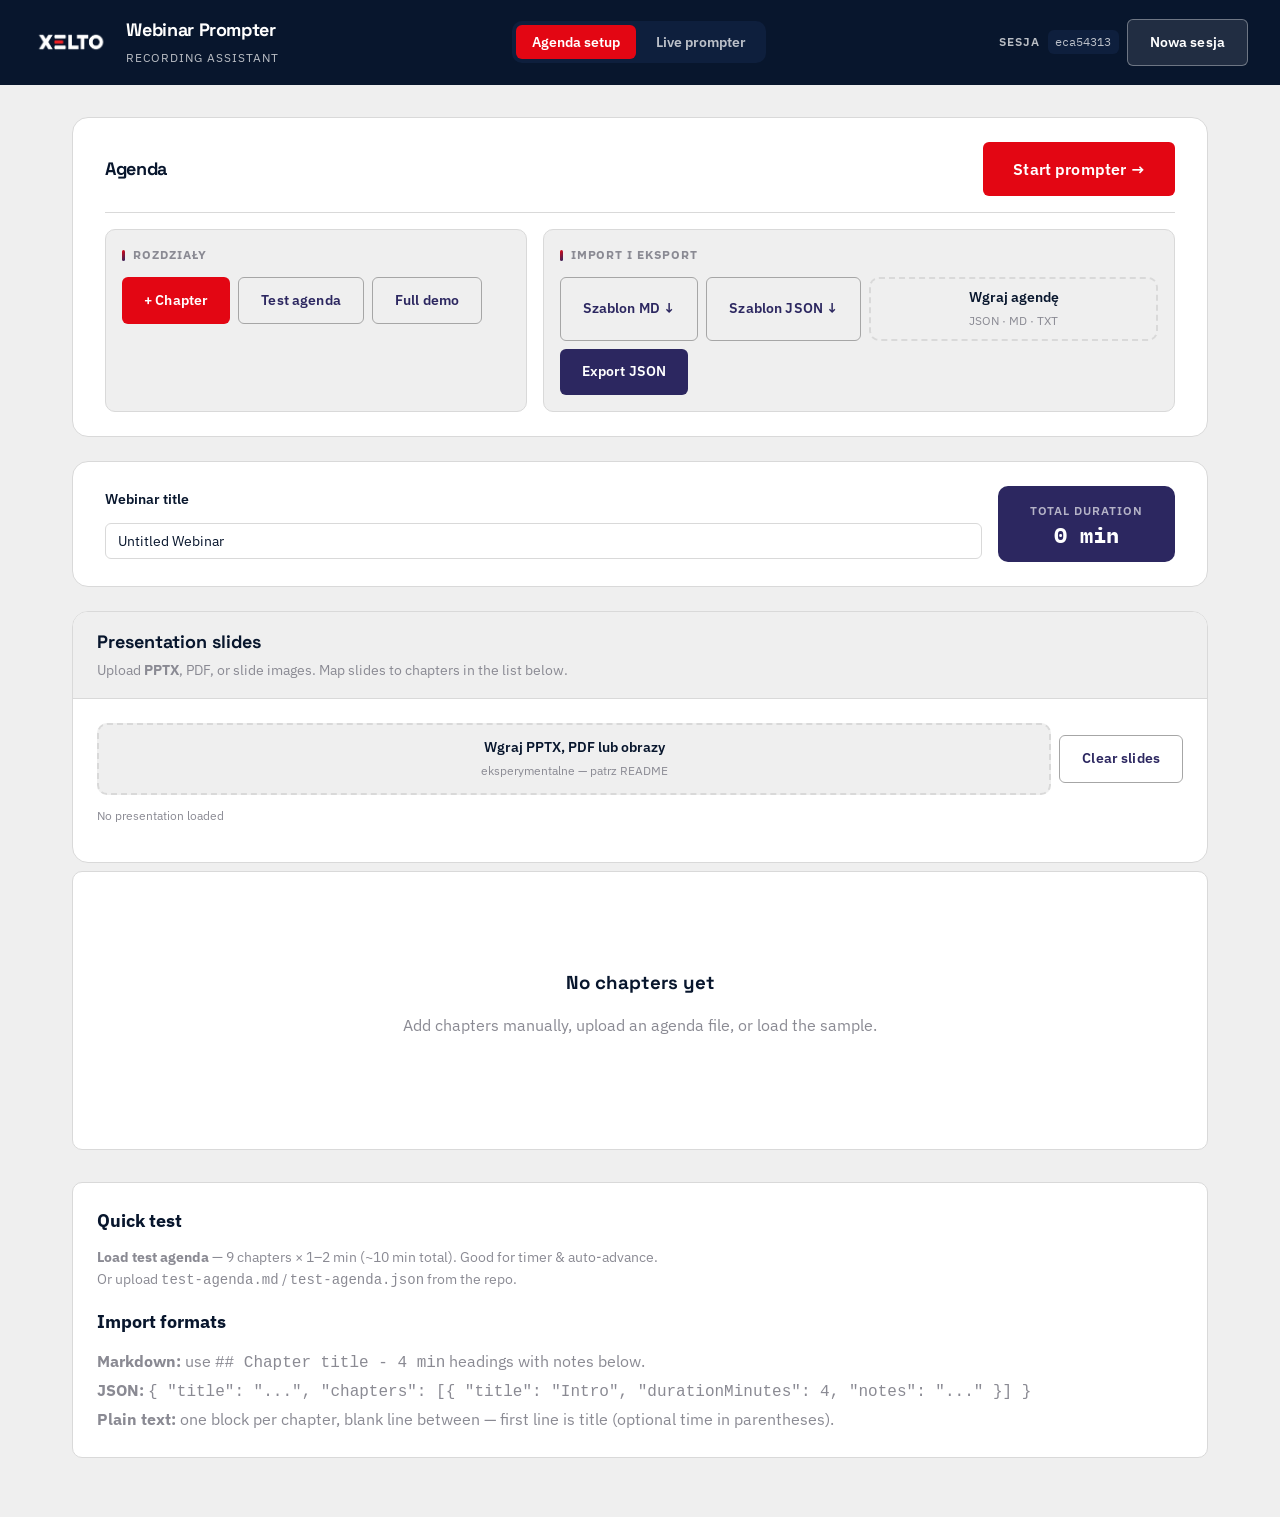
<file: index.html>
<!DOCTYPE html>
<html lang="en">
<head>
  <meta charset="UTF-8" />
  <meta name="viewport" content="width=device-width, initial-scale=1.0" />
  <title>Xelto Webinar Prompter</title>
  <link rel="icon" href="brand/logos/xelto-logo-compact.png" type="image/png" />
  <link rel="stylesheet" href="css/xelto.css" />
  <link rel="stylesheet" href="css/app.css" />
</head>
<body>
  <div class="app-shell">
    <header class="app-header">
      <div class="brand">
        <img class="brand-logo" src="brand/logos/xelto-logo-white.png" alt="Xelto" />
        <div class="brand-text">
          <h1>Webinar Prompter</h1>
          <span>Recording assistant</span>
        </div>
      </div>
      <nav class="nav-tabs" role="tablist">
        <button class="nav-tab active" data-view="editor" role="tab">Agenda setup</button>
        <button class="nav-tab" data-view="prompter" role="tab">Live prompter</button>
      </nav>
      <div class="workspace-bar" title="Dane zapisują się tylko w tej karcie przeglądarki">
        <span class="workspace-label">Sesja</span>
        <code id="workspace-id" class="workspace-id">—</code>
        <button id="btn-new-workspace" class="btn btn-ghost btn-on-dark btn-sm" type="button">Nowa sesja</button>
      </div>
    </header>

    <main class="app-main">
      <!-- Editor -->
      <section id="editor-view" class="view active">
        <div class="editor-actions">
          <div class="editor-actions__top">
            <p class="editor-actions__heading">Agenda</p>
            <button id="btn-start-prompter" class="btn btn-primary btn-lg editor-actions__cta" type="button">Start prompter →</button>
          </div>
          <div class="editor-actions__grid">
            <div class="editor-actions__group">
              <span class="editor-actions__label">Rozdziały</span>
              <div class="editor-actions__row">
                <button id="btn-add-chapter" class="btn btn-primary" type="button">+ Chapter</button>
                <button id="btn-load-sample" class="btn btn-ghost" type="button">Test agenda</button>
                <button id="btn-load-demo" class="btn btn-ghost" type="button">Full demo</button>
              </div>
            </div>
            <div class="editor-actions__group">
              <span class="editor-actions__label">Import i eksport</span>
              <div class="editor-actions__row editor-actions__row--files">
                <button id="btn-dl-template-md" class="btn btn-ghost" type="button">Szablon MD ↓</button>
                <button id="btn-dl-template-json" class="btn btn-ghost" type="button">Szablon JSON ↓</button>
                <label class="upload-zone upload-zone--compact" id="upload-zone">
                  <input id="file-input" type="file" accept=".json,.md,.markdown,.txt" />
                  <strong>Wgraj agendę</strong>
                  <span class="upload-zone__hint">JSON · MD · TXT</span>
                </label>
                <button id="btn-export" class="btn btn-secondary" type="button">Export JSON</button>
              </div>
            </div>
          </div>
        </div>

        <div class="webinar-meta">
          <div>
            <label class="label" for="webinar-title">Webinar title</label>
            <input id="webinar-title" class="input" type="text" placeholder="e.g. Q2 Product Update" />
          </div>
          <div class="total-time">
            <span class="total-time-label">Total duration</span>
            <span id="total-time-value" class="total-time-value">0 min</span>
          </div>
        </div>

        <div class="card presentation-upload" style="margin-top: var(--space-5); border-radius: var(--r-lg); overflow: hidden;">
          <div class="card-header" style="display: flex; align-items: center; justify-content: space-between; gap: var(--space-4);">
            <div>
              <h3 style="margin: 0 0 var(--space-1); font-size: var(--t-h4); font-family: var(--font-display); font-weight: var(--fw-bold);">Presentation slides</h3>
              <p style="margin: 0; font-size: var(--t-small); color: var(--color-text-muted);">Upload <strong>PPTX</strong>, PDF, or slide images. Map slides to chapters in the list below.</p>
            </div>
          </div>
          <div class="card-body">
          <div class="editor-actions__row editor-actions__row--slides">
            <label class="upload-zone upload-zone--slides" id="slide-upload-zone">
              <input id="slide-input" type="file" accept=".pptx,.pdf,image/png,image/jpeg,image/webp,image/gif" multiple />
              <strong>Wgraj PPTX, PDF lub obrazy</strong>
              <span class="upload-zone__hint">eksperymentalne — patrz README</span>
            </label>
            <button id="btn-clear-slides" class="btn btn-ghost" type="button">Clear slides</button>
          </div>
          <p id="slide-deck-info" class="field-hint" style="margin-top: var(--space-3);">No presentation loaded</p>
          </div>
        </div>

        <div id="chapters-list" class="chapters-list"></div>

        <div id="slide-picker-panel" class="slide-picker-panel" hidden>
          <div class="slide-picker-header">
            <span class="label" style="margin: 0;">Przypisz slajd do chapteru</span>
            <span id="slide-picker-hint" class="field-hint">Kliknij „Przypisz” przy chapterze, potem miniaturę poniżej</span>
            <button id="btn-slide-picker-cancel" class="btn btn-ghost" type="button">Anuluj</button>
          </div>
          <div id="slide-picker-grid" class="slide-picker-grid"></div>
        </div>

        <div class="card card-body" style="margin-top: var(--space-6);">
          <h3 style="margin: 0 0 var(--space-3); font-size: var(--t-h4);">Quick test</h3>
          <p style="margin: 0 0 var(--space-3); font-size: var(--t-small); color: var(--color-text-muted);">
            <strong>Load test agenda</strong> — 9 chapters × 1–2 min (~10 min total). Good for timer & auto-advance.<br />
            Or upload <code>test-agenda.md</code> / <code>test-agenda.json</code> from the repo.
          </p>
          <h3 style="margin: var(--space-4) 0 var(--space-3); font-size: var(--t-h4);">Import formats</h3>
          <p style="margin: 0; font-size: var(--text-sm); color: var(--color-text-muted); line-height: 1.7;">
            <strong>Markdown:</strong> use <code>## Chapter title - 4 min</code> headings with notes below.<br />
            <strong>JSON:</strong> <code>{ "title": "...", "chapters": [{ "title": "Intro", "durationMinutes": 4, "notes": "..." }] }</code><br />
            <strong>Plain text:</strong> one block per chapter, blank line between — first line is title (optional time in parentheses).
          </p>
        </div>
      </section>

      <!-- Prompter -->
      <section id="prompter-view" class="view prompter-view">
        <div id="prompter-empty" class="empty-state card card-body" style="display: none;">
          <h3>No agenda loaded</h3>
          <p>Go to Agenda setup and add chapters first.</p>
        </div>

        <div id="prompter-content" class="prompter-layout">
          <aside class="prompter-sidebar">
            <div class="card card-body">
              <div style="font-size: var(--text-xs); text-transform: uppercase; letter-spacing: 0.06em; color: var(--color-text-muted);">Webinar</div>
              <div id="prompter-webinar-title" style="font-weight: 700; font-size: var(--text-lg); margin-top: var(--space-1);">—</div>
            </div>

            <div class="card card-body" style="flex: 1; display: flex; flex-direction: column; min-height: 200px;">
              <div style="font-size: var(--text-xs); text-transform: uppercase; letter-spacing: 0.06em; color: var(--color-text-muted); margin-bottom: var(--space-3);">Agenda outline</div>
              <div id="agenda-outline" class="agenda-outline"></div>
            </div>

            <div class="card card-body">
              <div class="settings-row">
                <input id="auto-advance" type="checkbox" checked />
                <label for="auto-advance">Auto-advance chapters</label>
              </div>
              <div class="settings-row" style="margin-top: var(--space-3);">
                <label for="advance-delay">Advance delay</label>
                <select id="advance-delay" class="select" style="width: auto;">
                  <option value="2">2 sec</option>
                  <option value="3" selected>3 sec</option>
                  <option value="5">5 sec</option>
                  <option value="10">10 sec</option>
                </select>
              </div>
              <hr style="border: none; border-top: 1px solid var(--color-border); margin: var(--space-4) 0;" />
              <div class="settings-row">
                <label for="notes-scroll-mode">Notes scroll</label>
                <select id="notes-scroll-mode" class="select" style="width: auto; flex: 1;">
                  <option value="timer">Sync with timer</option>
                  <option value="slow">Auto — slow</option>
                  <option value="medium">Auto — medium</option>
                  <option value="fast">Auto — fast</option>
                  <option value="off">Manual only</option>
                </select>
              </div>
              <div class="settings-row" style="margin-top: var(--space-3);">
                <input id="show-slides" type="checkbox" checked />
                <label for="show-slides">Show slides panel</label>
              </div>
              <div class="settings-row" style="margin-top: var(--space-2);">
                <input id="sync-slides-chapters" type="checkbox" checked />
                <label for="sync-slides-chapters">Auto: slajd = nr chapteru (gdy brak mapowania)</label>
              </div>
              <hr style="border: none; border-top: 1px solid var(--color-border); margin: var(--space-4) 0;" />
              <div class="settings-group-label">Celownik wzroku</div>
              <p class="settings-hint">Drobna nakładka — ustaw punkt, w który patrzysz podczas nagrywania (np. obiektyw kamery).</p>
              <div class="settings-row" style="margin-top: var(--space-2);">
                <input id="gaze-guide-enabled" type="checkbox" />
                <label for="gaze-guide-enabled">Pokaż celownik</label>
              </div>
              <div class="gaze-guide-controls">
                <div class="settings-row">
                  <label for="gaze-guide-size">Rozmiar</label>
                  <input id="gaze-guide-size" type="range" min="24" max="56" step="4" value="36" />
                </div>
                <div class="settings-row">
                  <label for="gaze-guide-opacity">Przezroczystość</label>
                  <input id="gaze-guide-opacity" type="range" min="25" max="100" step="5" value="72" />
                </div>
                <p class="gaze-guide-pos">Pozycja: <span id="gaze-guide-x-val">50%</span> × <span id="gaze-guide-y-val">18%</span></p>
                <div class="gaze-guide-btns">
                  <button id="btn-gaze-adjust" class="btn btn-secondary" type="button">Ustaw pozycję</button>
                  <button id="btn-gaze-reset" class="btn btn-ghost" type="button">Domyślna</button>
                </div>
              </div>
              <button id="btn-notes-scroll-reset" class="btn btn-ghost" type="button" style="margin-top: var(--space-3); width: 100%;">↺ Reset notes scroll</button>
            </div>
          </aside>

          <div class="prompter-stage">
            <div class="prompter-header">
              <div>
                <div id="chapter-number" class="chapter-label">Chapter 1 of 5</div>
                <h2 id="chapter-title-display" class="chapter-title">Intro</h2>
              </div>
              <div class="timer-block">
                <div id="timer-display" class="timer-display">04:00</div>
                <div class="timer-meta"><span id="timer-planned">/ 04:00 planned</span></div>
              </div>
            </div>

            <div class="progress-section">
              <div class="progress-labels">
                <span>This chapter</span>
                <span id="chapter-progress-label">0%</span>
              </div>
              <div class="progress-track">
                <div id="chapter-progress-fill" class="progress-fill" style="width: 0%"></div>
              </div>
            </div>

            <div class="progress-section">
              <div class="progress-labels">
                <span>Overall webinar</span>
                <span id="overall-progress-label">0%</span>
              </div>
              <div class="progress-track">
                <div id="overall-progress-fill" class="progress-fill overall" style="width: 0%"></div>
              </div>
            </div>

            <div class="prompter-main">
              <div id="slides-panel" class="slides-panel">
                <div class="slide-frame slide-frame--current">
                  <div class="slide-frame-header">
                    <span class="slide-label">Current slide</span>
                    <span id="slide-current-num" class="slide-num">—</span>
                  </div>
                  <div class="slide-img-wrap">
                    <img id="slide-current" class="slide-img" alt="Current slide" hidden />
                    <div id="slide-current-empty" class="slide-empty">No presentation — upload PDF or images in Agenda setup</div>
                  </div>
                </div>
                <div class="slide-frame slide-frame--next">
                  <div class="slide-frame-header">
                    <span class="slide-label">Next slide</span>
                    <span id="slide-next-num" class="slide-num">—</span>
                  </div>
                  <div class="slide-img-wrap slide-img-wrap--small">
                    <img id="slide-next" class="slide-img" alt="Next slide" hidden />
                    <div id="slide-next-empty" class="slide-empty">—</div>
                  </div>
                </div>
                <div class="slide-nav">
                  <button id="btn-slide-prev" class="btn btn-ghost btn-on-dark btn-icon" type="button" title="Previous slide">←</button>
                  <button id="btn-slide-next" class="btn btn-ghost btn-on-dark btn-icon" type="button" title="Next slide">→</button>
                </div>
              </div>

              <div class="notes-panel">
                <div class="notes-panel-header">
                  <h3>Speaker notes</h3>
                  <div class="notes-scroll-actions">
                    <button id="btn-notes-up" class="btn btn-ghost btn-on-dark btn-icon" type="button" title="Scroll up">▲</button>
                    <button id="btn-notes-down" class="btn btn-ghost btn-on-dark btn-icon" type="button" title="Scroll down">▼</button>
                  </div>
                </div>
                <div class="notes-scrollable" id="notes-scroll-panel">
                  <div id="notes-content" class="notes-content empty">No notes for this chapter.</div>
                </div>
              </div>
            </div>

            <div class="prompter-controls">
              <button id="btn-prev" class="btn btn-secondary" title="Previous chapter">← Prev</button>
              <button id="btn-play-pause" class="btn btn-primary btn-lg btn-play-pause">Start</button>
              <button id="btn-next" class="btn btn-secondary" title="Next chapter">Next →</button>
              <button id="btn-reset-chapter" class="btn btn-ghost btn-on-dark" title="Reset chapter timer">↺ Reset</button>
              <button id="btn-add-minute" class="btn btn-ghost btn-on-dark" title="Add 1 minute">+1 min</button>
              <button id="btn-fullscreen" class="btn btn-secondary" title="Fullscreen mode">⛶ Fullscreen</button>
            </div>

            <p class="keyboard-hints">
              <kbd>Space</kbd> start/pause · <kbd>←</kbd><kbd>→</kbd> chapter ·
              <kbd>PgUp</kbd><kbd>PgDn</kbd> slide · <kbd>↑</kbd><kbd>↓</kbd> notes ·
              <kbd>R</kbd> reset · <kbd>F</kbd> fullscreen · celownik w ustawieniach po lewej
            </p>
          </div>
        </div>
      </section>
    </main>
  </div>

  <!-- Fullscreen overlay -->
  <div id="prompter-fullscreen" class="prompter-fullscreen">
    <div class="fs-header">
      <img class="fs-logo" src="brand/logos/xelto-logo-white.png" alt="Xelto" />
      <button id="btn-exit-fullscreen" class="btn btn-on-dark fullscreen-exit">✕ Exit</button>
    </div>

    <div class="fullscreen-top">
      <div>
        <div class="chapter-label" id="fs-chapter-number">Chapter 1 of 9</div>
        <h2 id="fs-chapter-title" class="chapter-title">—</h2>
      </div>
      <div id="fs-timer" class="timer-display">00:00</div>
    </div>

    <div class="progress-track progress-track--fs" style="flex-shrink: 0;">
      <div id="fs-progress-fill" class="progress-fill" style="width: 0%"></div>
    </div>

    <div class="fs-body-grid">
      <div id="fs-slides-panel" class="fs-slides-panel">
        <div class="slide-frame slide-frame--current">
          <span class="slide-label">Current</span>
          <div class="slide-img-wrap">
            <img id="fs-slide-current" class="slide-img" alt="" hidden />
          </div>
        </div>
        <div class="slide-frame slide-frame--next">
          <span class="slide-label">Next</span>
          <div class="slide-img-wrap slide-img-wrap--small">
            <img id="fs-slide-next" class="slide-img" alt="" hidden />
          </div>
        </div>
      </div>

      <div class="fs-notes-panel">
        <div class="notes-panel-header">
          <h3 class="fs-notes-label">Speaker notes</h3>
          <div class="notes-scroll-actions">
            <button id="fs-btn-notes-up" class="btn btn-ghost btn-on-dark btn-icon" type="button">▲</button>
            <button id="fs-btn-notes-down" class="btn btn-ghost btn-on-dark btn-icon" type="button">▼</button>
          </div>
        </div>
        <div class="notes-scrollable" id="fs-notes-scroll-panel">
          <div id="fs-notes" class="notes-content">—</div>
        </div>
      </div>
    </div>

    <div class="fs-controls">
      <button id="fs-btn-prev" class="btn btn-secondary" title="Previous">← Prev</button>
      <button id="fs-btn-play-pause" class="btn btn-primary btn-lg btn-play-pause">Start</button>
      <button id="fs-btn-next" class="btn btn-secondary" title="Next">Next →</button>
      <button id="fs-btn-reset" class="btn btn-ghost btn-on-dark" title="Reset">↺ Reset</button>
      <button id="fs-btn-add-minute" class="btn btn-ghost btn-on-dark" title="+1 min">+1 min</button>
    </div>
  </div>

  <!-- Auto-advance countdown -->
  <div id="advance-overlay" class="advance-overlay">
    <div class="advance-overlay-content">
      <div id="advance-count" class="advance-countdown">3</div>
      <p>Next chapter starting… <button id="advance-cancel" class="btn btn-on-dark" style="margin-left: 8px;">Cancel</button></p>
    </div>
  </div>

  <div id="pptx-render-overlay" class="pptx-render-overlay">
    <div class="pptx-render-overlay-card">
      <div class="pptx-render-spinner" aria-hidden="true"></div>
      <p id="pptx-render-label">Przygotowanie prezentacji…</p>
      <span id="pptx-render-hint" class="pptx-render-hint">Nie zamykaj karty — parsowanie PPTX może potrwać ok. minutę</span>
    </div>
  </div>

  <div id="toast" class="toast" role="status"></div>

  <div id="gaze-guide" class="gaze-guide" hidden aria-hidden="true">
    <div class="gaze-guide__ring" aria-hidden="true"></div>
    <div class="gaze-guide__cross gaze-guide__cross--h" aria-hidden="true"></div>
    <div class="gaze-guide__cross gaze-guide__cross--v" aria-hidden="true"></div>
    <div class="gaze-guide__dot" aria-hidden="true"></div>
  </div>

  <script type="module" src="js/app.js"></script>
</body>
</html>
</file>
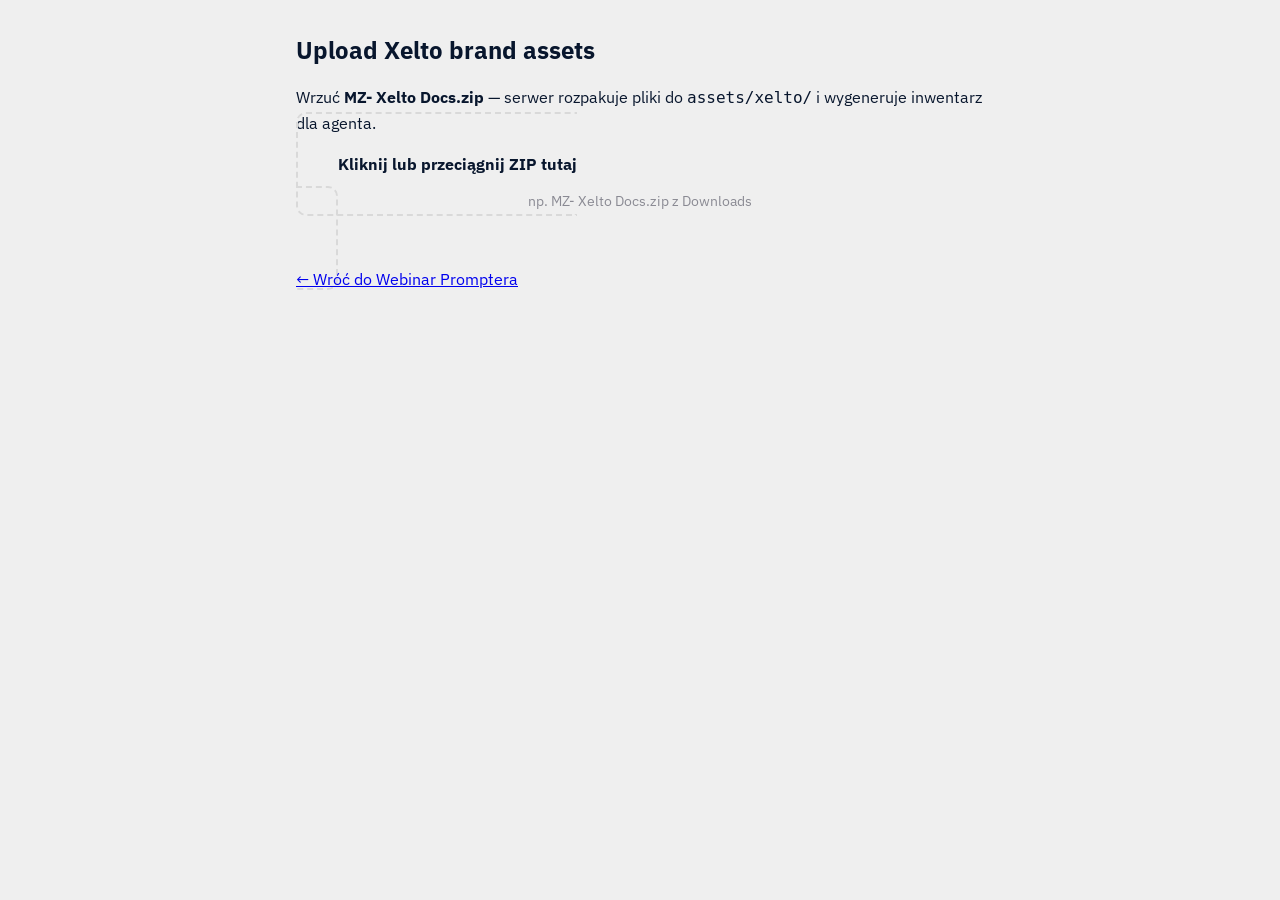
<file: upload-assets.html>
<!DOCTYPE html>
<html lang="pl">
<head>
  <meta charset="UTF-8" />
  <meta name="viewport" content="width=device-width, initial-scale=1.0" />
  <title>Upload Xelto Assets</title>
  <link rel="stylesheet" href="css/xelto.css" />
  <style>
    body { max-width: 720px; margin: 2rem auto; padding: 0 1rem; }
    h1 { font-size: 1.5rem; margin-bottom: 0.5rem; }
    .zone {
      border: 2px dashed var(--color-border);
      border-radius: var(--radius-md);
      padding: 2.5rem;
      text-align: center;
      cursor: pointer;
      margin: 1.5rem 0;
    }
    .zone:hover, .zone.dragover { border-color: var(--xelto-orange-500); background: rgba(232,93,43,0.05); }
    .zone input { display: none; }
    pre {
      background: var(--xelto-navy-800);
      color: var(--xelto-white);
      padding: 1rem;
      border-radius: var(--radius-md);
      overflow: auto;
      font-size: 0.8rem;
      max-height: 400px;
    }
    .ok { color: var(--xelto-teal-500); font-weight: 600; }
    .err { color: var(--color-danger); font-weight: 600; }
  </style>
</head>
<body>
  <h1>Upload Xelto brand assets</h1>
  <p>Wrzuć <strong>MZ- Xelto Docs.zip</strong> — serwer rozpakuje pliki do <code>assets/xelto/</code> i wygeneruje inwentarz dla agenta.</p>

  <label class="zone" id="zone">
    <input id="file" type="file" accept=".zip" />
    <strong>Kliknij lub przeciągnij ZIP tutaj</strong>
    <p style="color: var(--color-text-muted); font-size: 0.875rem;">np. MZ- Xelto Docs.zip z Downloads</p>
  </label>

  <p id="status"></p>
  <pre id="output" hidden></pre>

  <p><a href="/">← Wróć do Webinar Promptera</a></p>

  <script>
    const zone = document.getElementById("zone");
    const input = document.getElementById("file");
    const status = document.getElementById("status");
    const output = document.getElementById("output");

    zone.addEventListener("click", () => input.click());
    zone.addEventListener("dragover", (e) => { e.preventDefault(); zone.classList.add("dragover"); });
    zone.addEventListener("dragleave", () => zone.classList.remove("dragover"));
    zone.addEventListener("drop", (e) => {
      e.preventDefault();
      zone.classList.remove("dragover");
      if (e.dataTransfer.files[0]) upload(e.dataTransfer.files[0]);
    });
    input.addEventListener("change", () => { if (input.files[0]) upload(input.files[0]); });

    async function upload(file) {
      status.textContent = "Wysyłanie…";
      status.className = "";
      output.hidden = true;

      const fd = new FormData();
      fd.append("file", file);

      try {
        const res = await fetch("/api/upload-assets", { method: "POST", body: fd });
        const data = await res.json();
        if (!res.ok) throw new Error(data.error || res.statusText);

        status.innerHTML = `<span class="ok">✓ Załadowano ${data.fileCount} plików → ${data.extractedTo}</span>`;
        output.hidden = false;
        output.textContent = JSON.stringify(data.inventory, null, 2);
      } catch (err) {
        status.innerHTML = `<span class="err">Błąd: ${err.message}</span>`;
      }
    }
  </script>
</body>
</html>
</file>
<file: css/xelto.css>
/* Webinar prompter — built on official Xelto design system */
@import url("../brand/colors_and_type.css");

/* App semantic aliases (map to DS tokens) */
:root {
  --color-bg: var(--bg-2);
  --color-surface: var(--bg-1);
  --color-surface-elevated: var(--bg-1);
  --color-text: var(--fg-1);
  --color-text-muted: var(--fg-3);
  --color-text-inverse: var(--fg-on-dark);
  --color-primary: var(--accent);
  --color-primary-hover: #ff2233;
  --color-accent: var(--brand);
  --color-border: var(--line);
  --color-success: var(--xel-indigo-300);
  --color-danger: var(--xel-red);

  --radius-sm: var(--r-sm);
  --radius-md: var(--r-md);
  --radius-lg: var(--r-lg);
  --radius-full: var(--r-pill);

  --shadow-sm: var(--shadow-sm);
  --shadow-md: var(--shadow-md);
  --shadow-lg: var(--shadow-lg);

  --transition-fast: 150ms ease;
  --transition-base: 250ms ease;
}

.prompter-theme {
  --color-bg: var(--xel-navy);
  --color-surface: var(--xel-navy-800);
  --color-surface-elevated: var(--xel-indigo-700);
  --color-text: var(--fg-on-dark);
  --color-text-muted: var(--fg-on-dark-2);
  --color-border: rgba(255, 255, 255, 0.12);
}

*,
*::before,
*::after {
  box-sizing: border-box;
}

html {
  font-size: 16px;
  -webkit-font-smoothing: antialiased;
}

body {
  margin: 0;
  font-family: var(--font-sans);
  font-size: var(--t-body);
  line-height: var(--lh-normal);
  color: var(--color-text);
  background: var(--color-bg);
}

/* Buttons — matches core/Button.jsx */
.btn {
  display: inline-flex;
  align-items: center;
  justify-content: center;
  gap: 9px;
  padding: 13px 22px;
  font-family: var(--font-sans);
  font-size: var(--t-small);
  font-weight: var(--fw-semibold);
  letter-spacing: 0.01em;
  line-height: 1.4;
  border: 0;
  border-radius: var(--r-sm);
  cursor: pointer;
  transition: all 0.2s cubic-bezier(0.2, 0.7, 0.2, 1);
  white-space: nowrap;
}

.btn:active:not(:disabled) {
  transform: scale(0.98);
}

.btn:disabled {
  opacity: 0.5;
  cursor: not-allowed;
}

.btn-primary {
  background: var(--xel-red);
  color: var(--xel-white);
  box-shadow: var(--shadow-sm);
}

.btn-primary:hover:not(:disabled) {
  background: var(--color-primary-hover);
  box-shadow: var(--shadow-glow);
}

.btn-secondary {
  background: var(--xel-indigo);
  color: var(--xel-white);
}

.btn-secondary:hover:not(:disabled) {
  background: var(--xel-indigo-700);
}

.btn-ghost {
  background: transparent;
  color: var(--xel-indigo);
  border: 1.5px solid var(--line-strong);
}

.btn-ghost:hover:not(:disabled) {
  background: var(--xel-indigo-100);
}

/* Buttons on dark surfaces (prompter + fullscreen) */
.btn-on-dark,
.prompter-theme .prompter-controls .btn-ghost,
.prompter-fullscreen .btn-ghost {
  background: rgba(255, 255, 255, 0.1);
  color: var(--xel-white);
  border: 1.5px solid rgba(255, 255, 255, 0.35);
}

.btn-on-dark:hover:not(:disabled),
.prompter-theme .prompter-controls .btn-ghost:hover:not(:disabled),
.prompter-fullscreen .btn-ghost:hover:not(:disabled) {
  background: rgba(255, 255, 255, 0.18);
  color: var(--xel-white);
}

.prompter-theme .btn-ghost {
  color: var(--fg-on-dark);
  border-color: rgba(255, 255, 255, 0.3);
}

.prompter-theme .btn-ghost:hover:not(:disabled) {
  background: rgba(255, 255, 255, 0.08);
}

.btn-danger {
  background: transparent;
  color: var(--xel-red);
  border: 1.5px solid var(--xel-red);
}

.btn-danger:hover:not(:disabled) {
  background: var(--xel-red);
  color: var(--xel-white);
}

.btn-lg {
  padding: 16px 28px;
  font-size: var(--t-body);
}

.btn-icon {
  padding: 9px;
  min-width: 2.25rem;
}

/* Form controls */
.input,
.textarea,
.select {
  width: 100%;
  padding: var(--space-2) var(--space-3);
  font-family: var(--font-sans);
  font-size: var(--t-small);
  color: var(--color-text);
  background: var(--color-surface);
  border: 1px solid var(--color-border);
  border-radius: var(--r-sm);
  transition: border-color var(--transition-fast), box-shadow var(--transition-fast);
}

.input:focus,
.textarea:focus,
.select:focus {
  outline: none;
  border-color: var(--focus);
  box-shadow: 0 0 0 3px rgba(44, 39, 96, 0.12);
}

.textarea {
  resize: vertical;
  min-height: 4rem;
}

.label {
  display: block;
  margin-bottom: var(--space-1);
  font-size: var(--t-small);
  font-weight: var(--fw-semibold);
  color: var(--color-text);
}

.field-hint {
  margin-top: var(--space-1);
  font-size: var(--t-caption);
  color: var(--color-text-muted);
}

/* Cards */
.card {
  background: var(--color-surface);
  border: 1px solid var(--color-border);
  border-radius: var(--r-md);
  box-shadow: var(--shadow-sm);
}

.card-header {
  padding: var(--space-4) var(--space-5);
  border-bottom: 1px solid var(--color-border);
}

.card-body {
  padding: var(--space-5);
}

/* Progress bar — brand gradient */
.progress-track {
  height: 12px;
  background: var(--xel-grey-light);
  border-radius: var(--r-pill);
  overflow: hidden;
  box-shadow: inset 0 1px 4px rgba(8, 22, 45, 0.12);
}

.prompter-theme .progress-track {
  height: 16px;
  background: rgba(255, 255, 255, 0.14);
  box-shadow: inset 0 2px 8px rgba(0, 0, 0, 0.4);
  border: 1px solid rgba(255, 255, 255, 0.14);
}

.progress-fill {
  position: relative;
  height: 100%;
  background: var(--xel-gradient);
  border-radius: var(--r-pill);
  transition: width 100ms linear;
  box-shadow:
    0 0 14px rgba(227, 6, 19, 0.65),
    0 0 6px rgba(227, 6, 19, 0.45),
    inset 0 1px 0 rgba(255, 255, 255, 0.25);
}

.progress-fill::after {
  content: "";
  position: absolute;
  top: 2px;
  right: 3px;
  bottom: 2px;
  width: 5px;
  border-radius: var(--r-pill);
  background: rgba(255, 255, 255, 0.85);
  box-shadow: 0 0 10px rgba(255, 255, 255, 0.7);
  animation: progress-edge-pulse 1.4s ease-in-out infinite;
}

.progress-fill.overall {
  background: var(--xel-gradient-soft);
  box-shadow:
    0 0 14px rgba(44, 39, 96, 0.55),
    0 0 8px rgba(227, 6, 19, 0.35),
    inset 0 1px 0 rgba(255, 255, 255, 0.2);
}

.progress-running .progress-fill::before {
  content: "";
  position: absolute;
  inset: 0;
  border-radius: inherit;
  background: linear-gradient(
    105deg,
    transparent 0%,
    transparent 40%,
    rgba(255, 255, 255, 0.35) 50%,
    transparent 60%,
    transparent 100%
  );
  background-size: 220% 100%;
  animation: progress-shimmer 2.2s linear infinite;
}

@keyframes progress-edge-pulse {
  0%,
  100% {
    opacity: 0.55;
    transform: scaleY(0.85);
  }
  50% {
    opacity: 1;
    transform: scaleY(1);
  }
}

@keyframes progress-shimmer {
  0% {
    background-position: 120% 0;
  }
  100% {
    background-position: -120% 0;
  }
}

/* Badge */
.badge {
  display: inline-flex;
  align-items: center;
  padding: 2px 8px;
  font-family: var(--font-mono);
  font-size: 11px;
  font-weight: var(--fw-semibold);
  letter-spacing: 0.04em;
  border-radius: var(--r-pill);
  background: var(--xel-grey-bg);
  color: var(--fg-3);
}

.badge-active {
  background: var(--xel-red-50);
  color: var(--xel-red);
}

.badge-done {
  background: var(--xel-indigo-100);
  color: var(--xel-indigo);
}

/* Eyebrow label — from slide system */
.eyebrow {
  font-family: var(--font-sans);
  font-weight: var(--fw-bold);
  font-size: var(--t-caption);
  letter-spacing: var(--tracking-wide);
  text-transform: uppercase;
  color: var(--accent);
}

.accent-rule {
  width: 64px;
  height: 5px;
  border-radius: var(--r-pill);
  background: var(--xel-gradient);
}
</file>
<file: css/app.css>
.app-shell {
  min-height: 100vh;
  display: flex;
  flex-direction: column;
}

/* Header — dark navy like slide TitleSlide */
.app-header {
  display: flex;
  align-items: center;
  justify-content: space-between;
  flex-wrap: wrap;
  gap: var(--space-3) var(--space-4);
  padding: var(--space-4) var(--space-6);
  background: var(--xel-navy);
  color: var(--xel-white);
  box-shadow: var(--shadow-md);
}

.workspace-bar {
  display: flex;
  align-items: center;
  gap: var(--space-2);
  flex-wrap: wrap;
  font-size: var(--t-small);
  color: var(--fg-on-dark-2);
}

.workspace-label {
  font-weight: var(--fw-semibold);
  text-transform: uppercase;
  letter-spacing: var(--tracking-wide);
  font-size: var(--t-caption);
}

.workspace-id {
  font-family: var(--font-mono);
  font-size: 0.72rem;
  background: var(--xel-navy-800);
  padding: 0.2rem 0.45rem;
  border-radius: var(--r-sm);
  max-width: 6.5rem;
  overflow: hidden;
  text-overflow: ellipsis;
  white-space: nowrap;
}

.btn--sm {
  padding: 0.35rem 0.65rem;
  font-size: var(--t-caption);
}

.brand {
  display: flex;
  align-items: center;
  gap: var(--space-4);
}

.brand-logo {
  height: 28px;
  width: auto;
  max-width: 110px;
  object-fit: contain;
  object-position: left center;
  display: block;
  flex-shrink: 0;
}

.brand-text h1 {
  margin: 0;
  font-family: var(--font-display);
  font-size: var(--t-h4);
  font-weight: var(--fw-bold);
  letter-spacing: var(--tracking-tight);
}

.brand-text span {
  font-size: var(--t-caption);
  color: var(--fg-on-dark-2);
  text-transform: uppercase;
  letter-spacing: var(--tracking-wide);
}

.nav-tabs {
  display: flex;
  gap: var(--space-1);
  background: var(--xel-navy-800);
  padding: var(--space-1);
  border-radius: var(--r-md);
}

.nav-tab {
  padding: var(--space-2) var(--space-4);
  font-family: var(--font-sans);
  font-size: var(--t-small);
  font-weight: var(--fw-semibold);
  color: var(--fg-on-dark-2);
  background: transparent;
  border: none;
  border-radius: var(--r-sm);
  cursor: pointer;
  transition: all var(--transition-fast);
}

.nav-tab:hover {
  color: var(--xel-white);
}

.nav-tab.active {
  background: var(--xel-red);
  color: var(--xel-white);
}

.app-main {
  flex: 1;
  padding: var(--space-6) var(--space-6) var(--space-8);
  max-width: 1200px;
  width: 100%;
  margin: 0 auto;
}

.view {
  display: none;
}

.view.active {
  display: block;
}

/* Editor */
.editor-actions {
  display: flex;
  flex-direction: column;
  gap: var(--space-4);
  margin-bottom: var(--space-5);
  padding: var(--space-5) var(--space-6);
  background: var(--color-surface);
  border: 1px solid var(--color-border);
  border-radius: var(--r-lg);
  box-shadow: var(--shadow-md);
}

.editor-actions__top {
  display: flex;
  align-items: center;
  justify-content: space-between;
  gap: var(--space-4);
  flex-wrap: wrap;
  padding-bottom: var(--space-4);
  border-bottom: 1px solid var(--color-border);
}

.editor-actions__heading {
  margin: 0;
  font-family: var(--font-display);
  font-size: var(--t-h4);
  font-weight: var(--fw-bold);
  letter-spacing: var(--tracking-tight);
  color: var(--color-text);
}

.editor-actions__cta {
  min-width: 12rem;
  white-space: nowrap;
}

.editor-actions__grid {
  display: grid;
  grid-template-columns: minmax(0, 1fr) minmax(0, 1.5fr);
  gap: var(--space-4);
}

.editor-actions__group {
  display: flex;
  flex-direction: column;
  gap: var(--space-3);
  min-width: 0;
  padding: var(--space-4);
  background: var(--xel-grey-bg);
  border-radius: var(--r-md);
  border: 1px solid var(--color-border);
}

.editor-actions__label {
  display: flex;
  align-items: center;
  gap: var(--space-2);
  font-size: var(--t-caption);
  font-weight: var(--fw-bold);
  color: var(--color-text-muted);
  text-transform: uppercase;
  letter-spacing: var(--tracking-wide);
}

.editor-actions__label::before {
  content: '';
  display: inline-block;
  width: 3px;
  height: 11px;
  background: var(--xel-gradient);
  border-radius: var(--r-pill);
  flex-shrink: 0;
}

.editor-actions__row {
  display: flex;
  flex-wrap: wrap;
  gap: var(--space-2);
  align-items: stretch;
}

.editor-actions__row .btn {
  flex: 0 1 auto;
  min-height: 2.5rem;
}

.editor-actions__row--files {
  align-items: stretch;
}

.editor-actions__row--files .btn {
  flex: 0 0 auto;
}

.editor-actions__row--files .upload-zone--compact {
  flex: 1 1 10rem;
  min-width: 9rem;
}

.editor-actions__row--slides {
  align-items: center;
}

.editor-actions__row--slides .upload-zone--slides {
  flex: 1 1 16rem;
}

.editor-actions__row--slides .btn {
  flex: 0 0 auto;
  min-width: auto;
}

@media (max-width: 720px) {
  .editor-actions__grid {
    grid-template-columns: 1fr;
  }

  .editor-actions__top {
    flex-direction: column;
    align-items: stretch;
  }

  .editor-actions__cta {
    width: 100%;
  }

  .editor-actions__row--files .upload-zone--compact {
    flex: 1 1 100%;
  }
}

.webinar-meta {
  display: grid;
  grid-template-columns: 1fr auto;
  gap: var(--space-4);
  margin-bottom: var(--space-5);
  padding: var(--space-5) var(--space-6);
  background: var(--color-surface);
  border: 1px solid var(--color-border);
  border-radius: var(--r-lg);
  box-shadow: var(--shadow-sm);
  align-items: center;
}

.webinar-meta > div:first-child {
  display: flex;
  flex-direction: column;
  gap: var(--space-2);
}

.total-time {
  display: flex;
  flex-direction: column;
  align-items: center;
  justify-content: center;
  padding: var(--space-4) var(--space-6);
  background: var(--xel-indigo);
  color: var(--xel-white);
  border-radius: var(--r-md);
  min-width: 150px;
  box-shadow: var(--shadow-md);
  gap: var(--space-1);
}

.total-time-label {
  font-size: var(--t-caption);
  text-transform: uppercase;
  letter-spacing: var(--tracking-wide);
  color: rgba(255, 255, 255, 0.65);
  font-weight: var(--fw-semibold);
}

.total-time-value {
  font-family: var(--font-mono);
  font-size: var(--t-h3);
  font-weight: var(--fw-bold);
  font-variant-numeric: tabular-nums;
  line-height: 1;
}

.chapters-list {
  display: flex;
  flex-direction: column;
  gap: var(--space-3);
  margin-top: var(--space-2);
}

.chapter-card {
  display: grid;
  grid-template-columns: auto 1fr auto;
  gap: var(--space-4);
  padding: var(--space-5);
  background: var(--color-surface);
  border: 1px solid var(--color-border);
  border-left: 3px solid var(--color-border);
  border-radius: var(--r-md);
  transition: border-color var(--transition-fast), border-left-color var(--transition-fast), box-shadow var(--transition-fast);
}

.chapter-card:hover {
  border-color: var(--xel-indigo-300);
  border-left-color: var(--xel-indigo);
  box-shadow: var(--shadow-md);
}

.chapter-card.dragging {
  opacity: 0.5;
}

.chapter-drag {
  display: flex;
  flex-direction: column;
  align-items: center;
  gap: var(--space-2);
  padding-top: var(--space-1);
  color: var(--color-text-muted);
  cursor: grab;
  user-select: none;
}

.chapter-drag:active {
  cursor: grabbing;
}

.chapter-index {
  display: flex;
  align-items: center;
  justify-content: center;
  width: 24px;
  height: 24px;
  font-family: var(--font-mono);
  font-size: var(--t-caption);
  font-weight: var(--fw-bold);
  color: var(--xel-white);
  background: var(--xel-red);
  border-radius: var(--r-sm);
  line-height: 1;
}

.chapter-fields {
  display: grid;
  grid-template-columns: 1fr 100px;
  gap: var(--space-3);
}

.chapter-fields .notes-field {
  grid-column: 1 / -1;
}

.chapter-actions {
  display: flex;
  flex-direction: column;
  gap: var(--space-2);
  padding-top: var(--space-1);
}

.empty-state {
  text-align: center;
  padding: var(--space-9) var(--space-6);
  color: var(--color-text-muted);
}

.empty-state h3 {
  margin: 0 0 var(--space-2);
  font-family: var(--font-display);
  color: var(--color-text);
}

.upload-zone {
  border: 2px dashed var(--line);
  border-radius: var(--r-md);
  padding: var(--space-8);
  text-align: center;
  cursor: pointer;
  transition: border-color var(--transition-fast), background var(--transition-fast);
}

.upload-zone:hover,
.upload-zone.dragover {
  border-color: var(--xel-red);
  background: var(--xel-red-50);
}

.upload-zone input {
  display: none;
}

.upload-zone p {
  margin: var(--space-2) 0 0;
  font-size: var(--t-small);
  color: var(--color-text-muted);
}

.upload-zone--compact,
.upload-zone--slides {
  display: flex;
  flex-direction: column;
  align-items: center;
  justify-content: center;
  padding: var(--space-2) var(--space-4);
  margin: 0;
  min-height: 2.5rem;
  background: var(--xel-grey-bg);
}

.upload-zone--compact strong,
.upload-zone--slides strong {
  font-size: var(--t-small);
  font-weight: var(--fw-semibold);
}

.upload-zone__hint {
  display: block;
  margin-top: var(--space-1);
  font-size: var(--t-caption);
  color: var(--color-text-muted);
}

#pptx-render-sandbox {
  position: fixed !important;
  left: -20000px !important;
  top: 0 !important;
  overflow: hidden !important;
  pointer-events: none !important;
  z-index: -1 !important;
}

.pptx-render-overlay {
  display: none;
  position: fixed;
  inset: 0;
  z-index: 2147483000;
  background: rgba(8, 22, 45, 0.55);
  align-items: center;
  justify-content: center;
  padding: var(--space-6);
}

.pptx-render-overlay.active {
  display: flex;
}

.pptx-render-overlay-card {
  background: var(--bg-1);
  border-radius: var(--r-lg);
  padding: var(--space-6) var(--space-8);
  box-shadow: var(--shadow-lg);
  text-align: center;
  max-width: 420px;
}

.pptx-render-overlay-card p {
  margin: 0 0 var(--space-2);
  font-family: var(--font-display);
  font-size: var(--t-h4);
  color: var(--fg-1);
}

.pptx-render-hint {
  display: block;
  font-size: var(--t-small);
  color: var(--color-text-muted);
  line-height: 1.5;
}

.pptx-render-spinner {
  width: 40px;
  height: 40px;
  margin: 0 auto var(--space-4);
  border: 3px solid var(--xel-grey-200);
  border-top-color: var(--xel-red);
  border-radius: 50%;
  animation: pptx-spin 0.8s linear infinite;
}

@keyframes pptx-spin {
  to {
    transform: rotate(360deg);
  }
}

/* Prompter */
.prompter-view {
  min-height: calc(100vh - 80px);
}

.prompter-view.active {
  display: flex;
  flex-direction: column;
}

.prompter-layout {
  flex: 1;
  display: grid;
  grid-template-columns: 280px 1fr;
  gap: var(--space-5);
  min-height: 0;
}

.prompter-sidebar {
  display: flex;
  flex-direction: column;
  gap: var(--space-4);
}

.agenda-outline {
  flex: 1;
  overflow-y: auto;
  display: flex;
  flex-direction: column;
  gap: 0;
}

/* Agenda outline — styled like AgendaSlide */
.outline-item {
  display: flex;
  align-items: flex-start;
  gap: var(--space-3);
  padding: var(--space-3) var(--space-2);
  border-bottom: 1px solid var(--color-border);
  font-size: var(--t-small);
  cursor: pointer;
  transition: background var(--transition-fast);
}

.outline-item:hover {
  background: var(--xel-grey-bg);
}

.prompter-theme .outline-item {
  border-bottom-color: rgba(255, 255, 255, 0.1);
}

.prompter-theme .outline-item .title {
  color: rgba(255, 255, 255, 0.92);
}

.prompter-theme .outline-item .time {
  color: rgba(255, 255, 255, 0.5);
}

.prompter-theme .outline-item:hover {
  background: rgba(255, 255, 255, 0.08);
}

.outline-item.current {
  background: var(--xel-red-50);
  border-left: 3px solid var(--xel-red);
  padding-left: calc(var(--space-2) - 3px);
}

.prompter-theme .outline-item.current {
  background: rgba(227, 6, 19, 0.22);
  border-left-color: var(--xel-red);
}

.prompter-theme .outline-item.current .title {
  color: var(--xel-white);
}

.prompter-theme .outline-item.current .outline-num {
  color: var(--xel-red);
  filter: brightness(1.3);
}

.prompter-theme .outline-item.current .time {
  color: rgba(255, 255, 255, 0.72);
}

.outline-item.done {
  opacity: 0.55;
}

.outline-item .outline-num {
  font-family: var(--font-mono);
  font-weight: var(--fw-semibold);
  font-size: var(--t-small);
  color: var(--xel-red);
  min-width: 28px;
}

.outline-item .time {
  flex-shrink: 0;
  font-family: var(--font-mono);
  font-variant-numeric: tabular-nums;
  font-size: var(--t-caption);
  color: var(--color-text-muted);
}

.outline-item .title {
  flex: 1;
  font-weight: var(--fw-semibold);
}

.prompter-stage {
  display: flex;
  flex-direction: column;
  gap: var(--space-4);
  padding: var(--space-6);
  background: var(--xel-navy-800);
  border: 1px solid rgba(255, 255, 255, 0.1);
  border-radius: var(--r-lg);
  box-shadow: var(--shadow-md);
  color: var(--xel-white);
  flex: 1;
  min-height: 0;
  overflow: hidden;
}

.prompter-header,
.prompter-stage > .progress-section,
.prompter-controls,
.prompter-stage > .keyboard-hints {
  flex-shrink: 0;
}

.prompter-theme .prompter-stage .chapter-title,
.prompter-theme .prompter-stage .timer-display {
  color: var(--xel-white);
}

.prompter-theme .prompter-stage .timer-meta,
.prompter-theme .prompter-stage .progress-labels {
  color: rgba(255, 255, 255, 0.75);
  font-size: var(--t-small);
}

.prompter-theme .prompter-stage .progress-labels span:last-child {
  color: var(--xel-white);
  font-family: var(--font-mono);
  font-size: var(--t-small);
}

.prompter-theme .progress-section {
  gap: var(--space-3);
}

.prompter-fullscreen .progress-track {
  height: 18px;
}

.prompter-theme .prompter-stage .notes-panel {
  background: rgba(255, 255, 255, 0.07);
  border-color: rgba(255, 255, 255, 0.12);
  flex: 1;
  min-height: 0;
  display: flex;
  flex-direction: column;
}

.prompter-theme .prompter-stage .notes-scrollable {
  flex: 1;
  min-height: 120px;
}

.prompter-theme .prompter-stage .notes-panel h3 {
  color: rgba(255, 255, 255, 0.55);
}

.prompter-theme .prompter-stage .notes-content {
  color: rgba(255, 255, 255, 0.92);
}

.prompter-theme .prompter-stage .notes-content.empty {
  color: rgba(255, 255, 255, 0.45);
}

.prompter-theme .prompter-controls {
  background: rgba(0, 0, 0, 0.25);
  border-top-color: rgba(255, 255, 255, 0.12);
}

.prompter-theme .keyboard-hints {
  color: rgba(255, 255, 255, 0.5);
}

.prompter-theme .keyboard-hints kbd {
  background: rgba(255, 255, 255, 0.1);
  border-color: rgba(255, 255, 255, 0.2);
  color: rgba(255, 255, 255, 0.85);
}

.prompter-header {
  display: flex;
  align-items: flex-start;
  justify-content: space-between;
  gap: var(--space-4);
}

.chapter-label {
  margin-bottom: var(--space-1);
  font-family: var(--font-sans);
  font-weight: var(--fw-bold);
  font-size: var(--t-caption);
  letter-spacing: var(--tracking-wide);
  text-transform: uppercase;
  color: var(--xel-red);
}

.chapter-title {
  margin: 0;
  font-family: var(--font-display);
  font-size: var(--t-h1);
  font-weight: var(--fw-bold);
  line-height: var(--lh-snug);
  letter-spacing: var(--tracking-tight);
}

.timer-block {
  text-align: right;
  flex-shrink: 0;
}

.timer-display {
  font-size: clamp(2.5rem, 6vw, 4rem);
  font-weight: var(--fw-semibold);
  font-variant-numeric: tabular-nums;
  line-height: 1;
  color: var(--color-text);
  font-family: var(--font-mono);
}

.timer-display.warning {
  color: var(--xel-red);
}

.timer-display.critical {
  color: var(--xel-red);
  animation: pulse 1s ease infinite;
  text-shadow: var(--shadow-glow);
}

@keyframes pulse {
  0%,
  100% {
    opacity: 1;
  }
  50% {
    opacity: 0.7;
  }
}

.timer-meta {
  font-size: var(--t-small);
  color: var(--color-text-muted);
  margin-top: var(--space-1);
  font-family: var(--font-mono);
}

.progress-section {
  display: flex;
  flex-direction: column;
  gap: var(--space-2);
}

.progress-labels {
  display: flex;
  justify-content: space-between;
  font-size: var(--t-caption);
  color: var(--color-text-muted);
  text-transform: uppercase;
  letter-spacing: var(--tracking-wide);
  font-weight: var(--fw-bold);
}

.notes-panel {
  flex: 1;
  padding: var(--space-5);
  background: var(--xel-grey-bg);
  border-radius: var(--r-md);
  border: 1px solid var(--color-border);
  min-height: 200px;
  display: flex;
  flex-direction: column;
  min-height: 0;
}

.notes-scrollable {
  overflow-y: auto;
  max-height: min(420px, 45vh);
  scroll-behavior: smooth;
}

.notes-panel-header {
  display: flex;
  align-items: center;
  justify-content: space-between;
  gap: var(--space-3);
  flex-shrink: 0;
  margin-bottom: var(--space-3);
}

.notes-panel-header h3 {
  margin: 0;
}

.notes-scroll-actions {
  display: flex;
  gap: var(--space-1);
}

.prompter-main {
  display: grid;
  grid-template-columns: minmax(200px, 340px) 1fr;
  gap: var(--space-4);
  flex: 1;
  min-height: 0;
}

.prompter-main.slides-hidden {
  grid-template-columns: 1fr;
}

.prompter-main.slides-hidden .slides-panel {
  display: none;
}

/* Slides panel */
.slides-panel {
  display: flex;
  flex-direction: column;
  gap: var(--space-2);
  min-width: 0;
  max-height: 100%;
  overflow-y: auto;
}

.slide-frame--current {
  flex: 1 1 auto;
  min-height: 0;
}

.slide-frame--next {
  flex: 0 0 auto;
}

.slide-frame {
  background: rgba(0, 0, 0, 0.35);
  border: 1px solid rgba(255, 255, 255, 0.12);
  border-radius: var(--r-md);
  padding: var(--space-3);
}

.slide-frame--current .slide-img-wrap {
  aspect-ratio: 16 / 9;
  width: 100%;
  min-height: 72px;
  max-height: min(38vh, 260px);
}

.slide-frame--next .slide-img-wrap,
.slide-img-wrap--small {
  aspect-ratio: 16 / 9;
  width: 100%;
  min-height: 48px;
  max-height: min(16vh, 110px);
}

.slide-frame-header {
  display: flex;
  justify-content: space-between;
  align-items: center;
  margin-bottom: var(--space-2);
}

.slide-label {
  font-size: var(--t-caption);
  font-weight: var(--fw-bold);
  text-transform: uppercase;
  letter-spacing: var(--tracking-wide);
  color: rgba(255, 255, 255, 0.55);
}

.slide-num {
  font-family: var(--font-mono);
  font-size: var(--t-caption);
  color: rgba(255, 255, 255, 0.5);
  font-weight: var(--fw-medium);
}

.slide-num-current {
  color: rgba(255, 255, 255, 0.9);
  font-weight: var(--fw-semibold);
}

.slide-num-sep,
.slide-num-total {
  color: rgba(255, 255, 255, 0.45);
}

.slide-num-range {
  color: rgba(255, 255, 255, 0.35);
  font-size: 11px;
  margin-left: 4px;
}

.slide-img-wrap {
  background: #08162D;
  border-radius: var(--r-sm);
  overflow: hidden;
  display: flex;
  align-items: center;
  justify-content: center;
  padding: 4px;
}

.slide-img {
  width: 100%;
  height: 100%;
  object-fit: contain;
  object-position: center;
  display: block;
}

.slide-empty {
  font-size: var(--t-caption);
  color: rgba(255, 255, 255, 0.4);
  text-align: center;
  padding: var(--space-4);
  line-height: 1.4;
}

.slide-nav {
  display: flex;
  gap: var(--space-2);
  justify-content: center;
}

.presentation-upload .upload-zone {
  margin: 0;
  padding: var(--space-3) var(--space-4);
}

.presentation-upload .card-header {
  background: var(--xel-grey-bg);
}

.slide-map-fields {
  grid-column: 1 / -1;
  display: grid;
  grid-template-columns: 72px 72px minmax(80px, 1fr) auto;
  gap: var(--space-2) var(--space-3);
  align-items: end;
  padding-top: var(--space-2);
  border-top: 1px dashed var(--color-border);
  margin-top: var(--space-2);
}

.slide-map-fields .field-hint-inline {
  font-size: var(--t-caption);
  color: var(--color-text-muted);
  align-self: center;
  min-height: 1.2em;
  white-space: nowrap;
  overflow: hidden;
  text-overflow: ellipsis;
}

.slide-picker-panel {
  margin-top: var(--space-5);
  padding: var(--space-4);
  border: 1px solid var(--color-border);
  border-radius: var(--r-md);
  background: var(--xel-grey-bg);
}

.slide-picker-panel.picking-open {
  border-color: var(--xel-red);
  box-shadow: 0 0 0 3px rgba(227, 6, 19, 0.15);
}

.slide-picker-panel[hidden] {
  display: none !important;
}

.slide-picker-header {
  display: flex;
  flex-wrap: wrap;
  align-items: center;
  gap: var(--space-3);
  margin-bottom: var(--space-3);
}

.slide-picker-grid {
  display: grid;
  grid-template-columns: repeat(auto-fill, minmax(148px, 1fr));
  gap: var(--space-3);
  max-height: 320px;
  overflow-y: auto;
  padding: 2px;
}

.slide-picker-thumb {
  position: relative;
  aspect-ratio: 16 / 9;
  border: 2px solid var(--color-border);
  border-radius: var(--r-sm);
  overflow: hidden;
  cursor: pointer;
  background: #08162D;
  padding: 4px;
  display: flex;
  align-items: center;
  justify-content: center;
}

.slide-picker-thumb:hover {
  border-color: var(--xel-indigo-300);
}

.slide-picker-thumb.picking-active {
  border-color: var(--xel-indigo-300);
  box-shadow: 0 0 0 2px rgba(107, 102, 160, 0.45);
}

.slide-picker-thumb img {
  width: 100%;
  height: 100%;
  object-fit: contain;
  object-position: center;
  display: block;
}

.slide-picker-thumb span {
  position: absolute;
  bottom: 4px;
  right: 4px;
  left: auto;
  font-family: var(--font-mono);
  font-size: 10px;
  font-weight: var(--fw-semibold);
  color: #fff;
  background: rgba(8, 22, 45, 0.72);
  padding: 2px 6px;
  border-radius: var(--r-pill);
  line-height: 1.2;
}

.chapter-card.picking-slide {
  outline: 2px solid var(--xel-red);
  outline-offset: 2px;
}

.slide-range-badge {
  display: inline-block;
  margin-left: var(--space-2);
  font-family: var(--font-mono);
  font-size: var(--t-caption);
  color: var(--xel-indigo);
  background: var(--xel-indigo-100);
  padding: 2px 6px;
  border-radius: var(--r-pill);
}

.notes-panel h3 {
  margin: 0 0 var(--space-3);
  font-size: var(--t-caption);
  font-weight: var(--fw-bold);
  text-transform: uppercase;
  letter-spacing: var(--tracking-wide);
  color: var(--color-text-muted);
}

.notes-content {
  font-size: var(--t-body-lg);
  line-height: var(--lh-normal);
  white-space: pre-wrap;
  color: var(--fg-2);
}

.notes-content.empty {
  color: var(--color-text-muted);
  font-style: italic;
  font-size: var(--t-body);
}

.prompter-controls {
  display: flex;
  align-items: center;
  justify-content: center;
  flex-wrap: wrap;
  gap: var(--space-3);
  padding: var(--space-4);
  background: rgba(0, 0, 0, 0.2);
  border-top: 1px solid rgba(255, 255, 255, 0.1);
  border-radius: 0 0 var(--r-lg) var(--r-lg);
}

.prompter-controls .btn-primary {
  min-width: 120px;
}

.keyboard-hints {
  text-align: center;
  font-size: var(--t-caption);
  color: var(--color-text-muted);
  margin-top: var(--space-3);
}

.keyboard-hints kbd {
  display: inline-block;
  padding: 2px 6px;
  font-family: var(--font-mono);
  font-size: var(--t-caption);
  background: var(--xel-grey-bg);
  border: 1px solid var(--color-border);
  border-radius: var(--r-xs);
}

/* Fullscreen — TitleSlide dark hero style */
.prompter-fullscreen {
  position: fixed;
  inset: 0;
  z-index: 1000;
  background: var(--xel-navy);
  color: var(--xel-white);
  display: none;
  flex-direction: column;
  padding: var(--space-6) var(--space-8) var(--space-5);
  overflow: hidden;
  gap: var(--space-4);
}

.prompter-fullscreen::before {
  content: "";
  position: absolute;
  inset: 0;
  background: url("../assets/xelto/assets/backgrounds/bg-dark-glow-1.jpg") center / cover no-repeat;
  z-index: 0;
  pointer-events: none;
}

.prompter-fullscreen::after {
  content: "";
  position: absolute;
  inset: 0;
  background: linear-gradient(
    135deg,
    rgba(8, 22, 45, 0.94) 0%,
    rgba(8, 22, 45, 0.78) 50%,
    rgba(44, 39, 96, 0.55) 100%
  );
  z-index: 1;
  pointer-events: none;
}

.prompter-fullscreen > * {
  position: relative;
  z-index: 2;
}

.prompter-fullscreen.active {
  display: flex;
}

.fs-header {
  display: flex;
  align-items: center;
  justify-content: space-between;
  flex-shrink: 0;
  gap: var(--space-4);
}

.prompter-fullscreen .fs-logo {
  height: 32px;
  width: auto;
  max-width: 130px;
  object-fit: contain;
  object-position: left center;
  display: block;
  flex-shrink: 0;
}

.fullscreen-top {
  display: flex;
  justify-content: space-between;
  align-items: flex-start;
  gap: var(--space-6);
  flex-shrink: 0;
}

.prompter-fullscreen .progress-track--fs {
  flex-shrink: 0;
}

.prompter-fullscreen .chapter-label {
  color: var(--xel-red);
}

.prompter-fullscreen .chapter-title {
  font-size: clamp(1.75rem, 4vw, 3rem);
  color: var(--xel-white);
  margin: 0;
}

.prompter-fullscreen .timer-display {
  font-size: clamp(2.5rem, 8vw, 5rem);
  color: var(--xel-white);
}

.prompter-fullscreen .timer-display.warning,
.prompter-fullscreen .timer-display.critical {
  color: var(--xel-red);
}

.prompter-fullscreen .fs-body-grid {
  flex: 1;
  min-height: 0;
  display: grid;
  grid-template-columns: minmax(180px, 28%) 1fr;
  gap: var(--space-5);
}

.prompter-fullscreen .fs-body-grid.slides-hidden {
  grid-template-columns: 1fr;
}

.prompter-fullscreen .fs-body-grid.slides-hidden .fs-slides-panel {
  display: none;
}

.fs-slides-panel {
  display: flex;
  flex-direction: column;
  gap: var(--space-2);
  min-height: 0;
  overflow-y: auto;
}

.prompter-fullscreen .slide-frame--current .slide-img-wrap {
  max-height: min(32vh, 220px);
}

.prompter-fullscreen .slide-frame--next .slide-img-wrap {
  max-height: min(14vh, 96px);
}

.prompter-fullscreen .fs-notes-panel {
  flex: 1;
  min-height: 0;
  display: flex;
  flex-direction: column;
  padding: var(--space-5) var(--space-6);
  background: rgba(0, 0, 0, 0.35);
  border: 1px solid rgba(255, 255, 255, 0.12);
  border-radius: var(--r-md);
  backdrop-filter: blur(8px);
}

.prompter-fullscreen .fs-notes-panel .notes-scrollable {
  flex: 1;
  max-height: none;
  min-height: 0;
}

.prompter-fullscreen .fs-notes-label {
  margin: 0 0 var(--space-3);
  font-size: var(--t-caption);
  font-weight: var(--fw-bold);
  text-transform: uppercase;
  letter-spacing: var(--tracking-wide);
  color: rgba(255, 255, 255, 0.5);
}

.prompter-fullscreen .notes-content {
  font-size: clamp(1.05rem, 2.2vw, 1.65rem);
  line-height: var(--lh-normal);
  color: rgba(255, 255, 255, 0.92);
}

.prompter-fullscreen .notes-content.empty {
  color: rgba(255, 255, 255, 0.4);
  font-style: italic;
}

.fs-controls {
  display: flex;
  align-items: center;
  justify-content: center;
  flex-wrap: wrap;
  gap: var(--space-3);
  flex-shrink: 0;
  padding: var(--space-4);
  background: rgba(0, 0, 0, 0.4);
  border: 1px solid rgba(255, 255, 255, 0.1);
  border-radius: var(--r-md);
}

.fs-controls .btn-primary {
  min-width: 120px;
}

.fullscreen-exit {
  flex-shrink: 0;
}

.advance-overlay {
  position: fixed;
  inset: 0;
  z-index: 1100;
  display: none;
  align-items: center;
  justify-content: center;
  background: rgba(8, 22, 45, 0.9);
  backdrop-filter: blur(4px);
}

.advance-overlay.active {
  display: flex;
}

.advance-overlay-content {
  text-align: center;
  color: var(--xel-white);
}

.advance-countdown {
  font-family: var(--font-display);
  font-size: 8rem;
  font-weight: var(--fw-bold);
  font-variant-numeric: tabular-nums;
  color: var(--xel-red);
  line-height: 1;
}

.advance-overlay-content p {
  font-size: var(--t-h4);
  margin-top: var(--space-4);
}

.settings-row {
  display: flex;
  align-items: center;
  gap: var(--space-3);
  font-size: var(--t-small);
}

.settings-row input[type="checkbox"] {
  width: 18px;
  height: 18px;
  accent-color: var(--xel-red);
}

.settings-group-label {
  font-size: var(--t-caption);
  font-weight: var(--fw-semibold);
  text-transform: uppercase;
  letter-spacing: var(--tracking-wide);
  color: var(--color-text-muted);
}

.settings-hint {
  margin: var(--space-1) 0 0;
  font-size: var(--t-caption);
  color: var(--color-text-muted);
  line-height: 1.45;
}

.gaze-guide-controls {
  margin-top: var(--space-3);
  display: flex;
  flex-direction: column;
  gap: var(--space-2);
}

.gaze-guide-controls input[type="range"] {
  flex: 1;
  min-width: 5rem;
  accent-color: var(--xel-red);
}

.gaze-guide-pos {
  margin: 0;
  font-size: var(--t-caption);
  font-family: var(--font-mono);
  color: var(--color-text-muted);
}

.gaze-guide-btns {
  display: flex;
  flex-wrap: wrap;
  gap: var(--space-2);
}

.gaze-guide-btns .btn {
  flex: 1 1 auto;
}

#btn-gaze-adjust.active {
  box-shadow: 0 0 0 2px var(--xel-red);
}

/* Gaze guide overlay — fixed on viewport for recording alignment */
.gaze-guide {
  --gaze-x: 50%;
  --gaze-y: 18%;
  --gaze-size: 36px;
  --gaze-opacity: 0.72;
  position: fixed;
  left: var(--gaze-x);
  top: var(--gaze-y);
  width: var(--gaze-size);
  height: var(--gaze-size);
  transform: translate(-50%, -50%);
  z-index: 2147482000;
  pointer-events: none;
  opacity: var(--gaze-opacity);
  transition: opacity 0.15s ease;
}

.gaze-guide--adjust {
  pointer-events: auto;
  cursor: grab;
  opacity: 1;
}

.gaze-guide--adjust:active {
  cursor: grabbing;
}

.gaze-guide__ring {
  position: absolute;
  inset: 0;
  border: 2px solid var(--xel-red);
  border-radius: 50%;
  box-shadow: 0 0 0 1px rgba(255, 255, 255, 0.35), 0 0 12px rgba(232, 78, 60, 0.35);
}

.gaze-guide__dot {
  position: absolute;
  left: 50%;
  top: 50%;
  width: 6px;
  height: 6px;
  margin: -3px 0 0 -3px;
  background: var(--xel-red);
  border-radius: 50%;
  box-shadow: 0 0 0 2px rgba(255, 255, 255, 0.85);
}

.gaze-guide__cross {
  position: absolute;
  background: rgba(255, 255, 255, 0.9);
  pointer-events: none;
}

.gaze-guide__cross--h {
  left: -18px;
  right: -18px;
  top: 50%;
  height: 1px;
  margin-top: -0.5px;
}

.gaze-guide__cross--v {
  top: -18px;
  bottom: -18px;
  left: 50%;
  width: 1px;
  margin-left: -0.5px;
}

body.gaze-adjust-mode::before {
  content: "Ustaw celownik — przeciągnij lub strzałki · Esc = gotowe";
  position: fixed;
  bottom: var(--space-4);
  left: 50%;
  transform: translateX(-50%);
  z-index: 2147482100;
  padding: var(--space-2) var(--space-4);
  background: rgba(8, 22, 45, 0.92);
  color: var(--xel-white);
  font-size: var(--t-small);
  border-radius: var(--r-md);
  pointer-events: none;
  box-shadow: var(--shadow-lg);
}

.toast {
  position: fixed;
  bottom: var(--space-6);
  right: var(--space-6);
  padding: var(--space-3) var(--space-5);
  background: var(--xel-indigo);
  color: var(--xel-white);
  border-radius: var(--r-md);
  box-shadow: var(--shadow-lg);
  font-size: var(--t-small);
  z-index: 2000;
  opacity: 0;
  transform: translateY(10px);
  transition: opacity var(--transition-base), transform var(--transition-base);
  pointer-events: none;
}

.toast.show {
  opacity: 1;
  transform: translateY(0);
}

@media (max-width: 900px) {
  .app-header {
    flex-direction: column;
    align-items: stretch;
  }

  .nav-tabs {
    width: 100%;
    justify-content: center;
  }

  .workspace-bar {
    justify-content: space-between;
    width: 100%;
    padding-top: var(--space-2);
    border-top: 1px solid rgba(255, 255, 255, 0.12);
  }

  .prompter-layout {
    grid-template-columns: 1fr;
  }

  .prompter-sidebar {
    order: 2;
  }

  .prompter-main {
    grid-template-columns: 1fr;
  }

  .slides-panel {
    order: -1;
    max-height: min(46vh, 360px);
  }

  .slide-frame--current .slide-img-wrap {
    max-height: min(28vh, 200px);
  }

  .slide-frame--next .slide-img-wrap {
    max-height: min(12vh, 88px);
  }

  .chapter-fields {
    grid-template-columns: 1fr;
  }

  .webinar-meta {
    grid-template-columns: 1fr;
  }

  .total-time {
    align-items: flex-start;
    flex-direction: row;
    gap: var(--space-4);
  }
}
</file>
